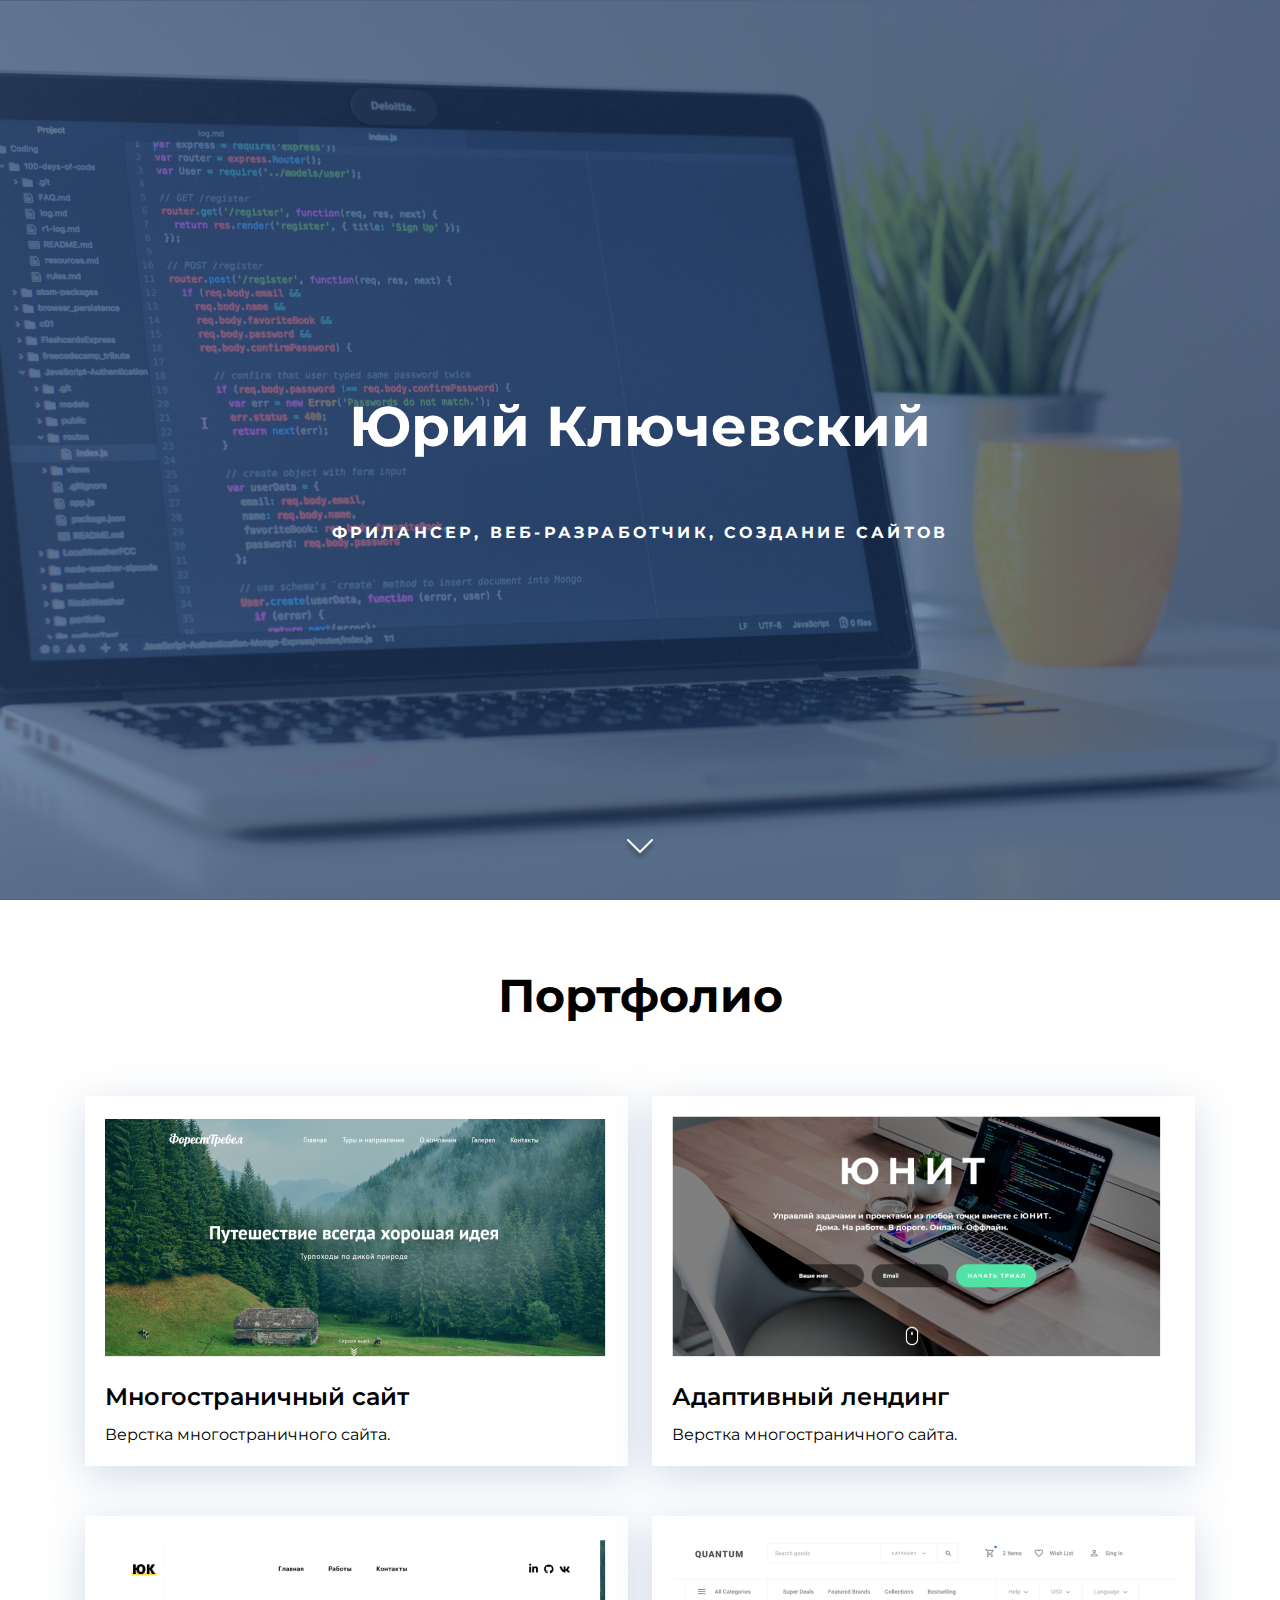
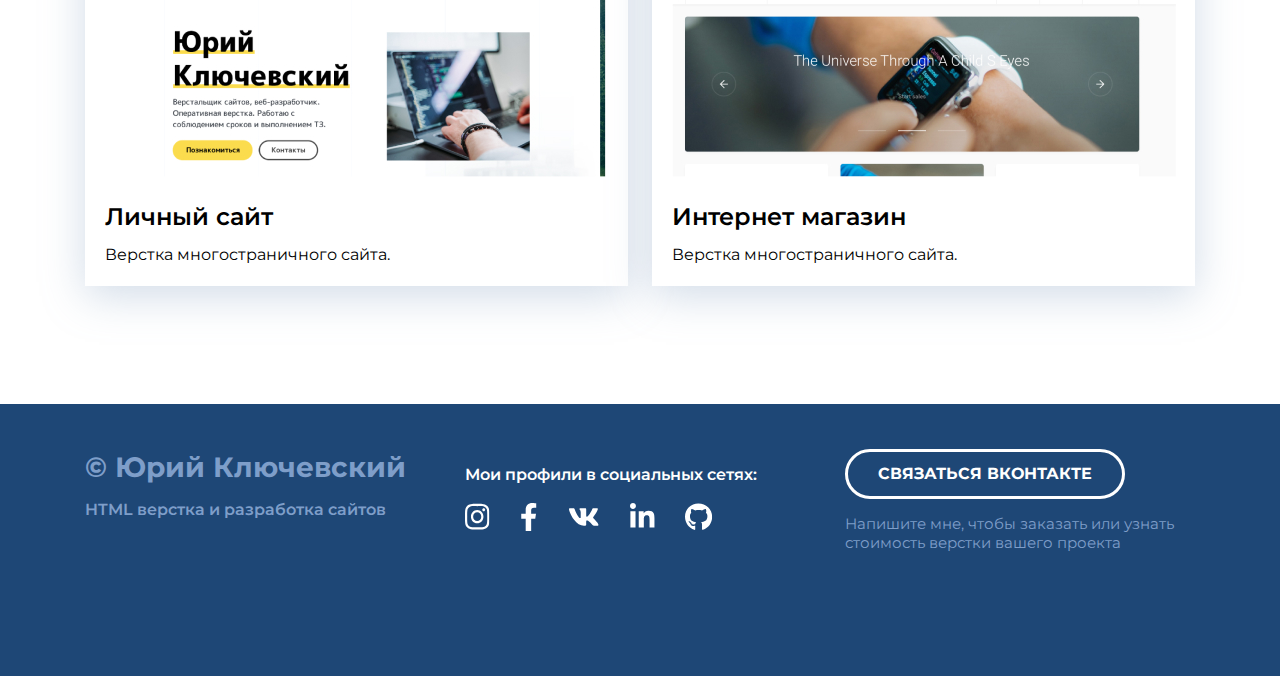
<file: index.html>
<!DOCTYPE html>
<html lang="ru">
<head>
    <meta charset="UTF-8">
    <meta name="viewport" content="width=device-width, initial-scale=1.0">
    <link rel="stylesheet" href="./css/style.css">
    <link href="https://fonts.googleapis.com/css2?family=Montserrat:wght@700&display=swap" rel="stylesheet">
    <link href="https://fonts.googleapis.com/css2?family=Montserrat:wght@400;600;700&display=swap" rel="stylesheet">
    <title>Портфолио</title>
</head>
<body>
    <div class="header ">
        <h1 class="header-title">Юрий Ключевский</h1>
        <p class="header-subtitle">фрилансер, веб-разработчик, создание сайтов</p>
        <div class="header-arrow">
            <img src="./image/header/chevron-down.svg" alt="Arrow">
        </div>
    </div>


    <div class="partfolio ">
        <div class="container">
            <h2 class="partfolio-header">Портфолио</h2>

            <!-- partfolio-cards-wrapper -->
            <div class="partfolio-cards-wrapper">

                <!-- Card -->
                <div class="card">
                    <a href="forest-travel.html" class="card-link">
                       <img class="card-img" src="./image/partfoli/forest.jpg" alt="Многостраничный сайт">
                       <h3 class="card-title" >Многостраничный сайт</h3>
                       <p>Верстка многостраничного сайта.</p>
                    </a>   
                </div>
                <!-- // Card -->

                <!-- Card -->
                <div class="card">
                    <a href="forest-travel.html" class="card-link">
                        <img class="card-img" src="./image/partfoli/unit.jpg" alt="Многостраничный сайт">
                        <h3 class="card-title" >Адаптивный лендинг</h3>
                        <p>Верстка многостраничного сайта.</p>
                   </a>
                </div>
                <!-- // Card -->

                <!-- Card -->
                <div class="card">
                    <a href="forest-travel.html" class="card-link">
                        <img class="card-img" src="./image/partfoli/partfolio.jpg" alt="Многостраничный сайт">
                        <h3 class="card-title" >Личный сайт </h3>
                        <p>Верстка многостраничного сайта.</p>
                    </a>
                </div>
                <!-- // Card -->

                <!-- Card -->
                <div class="card">
                    <a href="forest-travel.html" class="card-link">
                        <img class="card-img" src="./image/partfoli/quantum.jpg" alt="Многостраничный сайт">
                        <h3 class="card-title" >Интернет магазин</h3>
                        <p>Верстка многостраничного сайта.</p>
                   </a>
                </div>
                <!-- // Card -->

            </div>
             <!-- // partfolio-cards-wrapper -->




       
        </div>
    </div>

    <div class="footer">
        <div class="container">
            <div class="footer-row">
                
                <!-- footer copyright-->
                <div class="footer-copyright footer-col">
                    <div class="footer-copyright-name">© Юрий Ключевский</div>
                    <p>HTML верстка и разработка сайтов</p>
                </div>
                <!--// footer copyright-->

                <!-- footer icons-->
                <div class="footer-icons footer-col">
                    <p>Мои профили в социальных сетях:</p>
                    <div class="footer-icons-row">
                        <a href="#" >
                        <img src="/image/icons/instagram.svg" alt="">
                        <a href="#" >
                        <img src="/image/icons/facebook.svg" alt="">
                        <a href="#" >
                        <img src="/image/icons/vk.svg" alt="">
                        <a href="#" >
                        <img src="/image/icons/linkedin.svg" alt="">
                        <a href="#" >
                        <img src="/image/icons/github.svg" alt="">
                     </a>
                    </div>
                </div>
                <!-- // footer icons -->
                <div class="footer-contacts footer-col">
                    <a href="https://my.mail.ru/?from=splash" class="footer-button">
                        Связаться Вконтакте
                    </a>
                    <p>Напишите мне, чтобы заказать или узнать стоимость верстки вашего проекта</p>
                </div>

            </div>
        </div>
    </div>

</body>
</html>
</file>
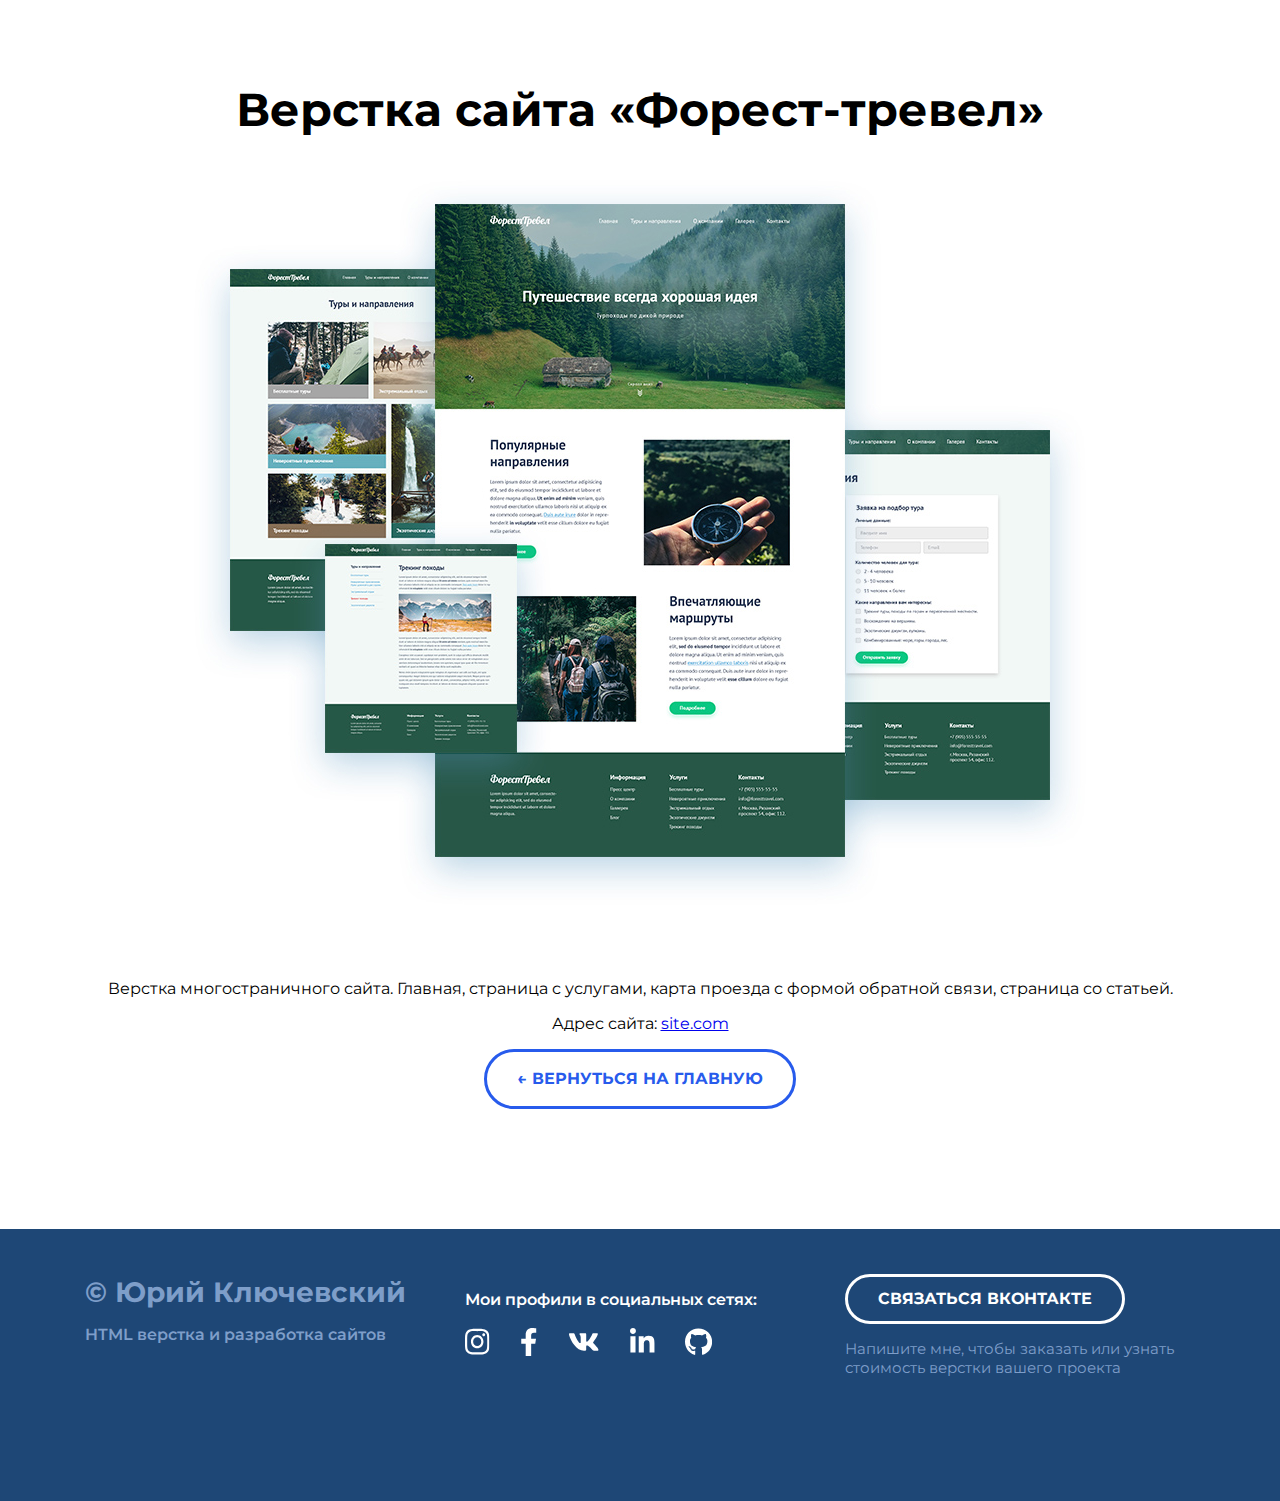
<file: Sayt/forest-travel.html>
<!DOCTYPE html>
<html lang="ru">
<head>
    <meta charset="UTF-8">
    <meta name="viewport" content="width=device-width, initial-scale=1.0">
    <title>Проект"Форест Тревел"</title>
    <link rel="stylesheet" href="./css/style.css">
    <link href="https://fonts.googleapis.com/css2?family=Montserrat:wght@400;600;700&display=swap" rel="stylesheet">
</head>
<body>
    <div class="project">
        <div class="project-container">
            <h1 class="project-header">Верстка сайта «Форест-тревел»</h1>
            <div class="project-img">
                <img src="./image/projects/forest-full.jpg" alt="Верстка сайта «Форест-тревел»">
            </div>
            <div class="projecct-description">
                <p>Верстка многостраничного сайта. Главная, страница с услугами, карта проезда с формой обратной связи, страница со статьей.</p>
                <p>Адрес сайта: <a href="#">site.com</a> </p>
            </div>
            <a href="index.html" class="project-btn-back">← ВЕРНУТЬСЯ НА ГЛАВНУЮ</a>
        </div>
    </div>
    <div class="footer">
        <div class="container">
            <div class="footer-row">
                
                <!-- footer copyright-->
                <div class="footer-copyright footer-col">
                    <div class="footer-copyright-name">© Юрий Ключевский</div>
                    <p>HTML верстка и разработка сайтов</p>
                </div>
                <!--// footer copyright-->

                <!-- footer icons-->
                <div class="footer-icons footer-col">
                    <p>Мои профили в социальных сетях:</p>
                    <div class="footer-icons-row">
                        <a href="#" >
                        <img src="/image/icons/instagram.svg" alt="">
                        <a href="#" >
                        <img src="/image/icons/facebook.svg" alt="">
                        <a href="#" >
                        <img src="/image/icons/vk.svg" alt="">
                        <a href="#" >
                        <img src="/image/icons/linkedin.svg" alt="">
                        <a href="#" >
                        <img src="/image/icons/github.svg" alt="">
                     </a>
                    </div>
                </div>
                <!-- // footer icons -->
                <div class="footer-contacts footer-col">
                    <a href="https://my.mail.ru/?from=splash" class="footer-button">
                        Связаться Вконтакте
                    </a>
                    <p>Напишите мне, чтобы заказать или узнать стоимость верстки вашего проекта</p>
                </div>

            </div>
        </div>
    </div>
</body>
</html>
</file>
<file: css/style.css>
*{
    box-sizing: border-box;
}

body{
    margin: 0;
    font-family: 'Montserrat', sans-serif;
    color: #000000;
}


.container{
    max-width: 1110px;
    margin-left: auto;
    margin-right: auto;
}


.none{
    display:none !important;
}

  /* Header */

.header{
    position: relative;
    display: flex;                 /* vorpizi ashxati flex-box modeli shrjanaknerum (header bloki hamar)*/
    flex-direction: column;       /* texte vervic nerqev dasavorelu hamar (column)*/
    justify-content: center;
    align-items: center;

    width: 100%;                /*laynutyun */
    height: 100vh;              /* bardzrutyun */

    background-color:#556983;
    background-image: url(./../image/header/header-bg.jpg);
    background-size:cover;
    background-position: center;    
}

.header-title{
    margin: 0;
    margin-bottom: 25px;
    font-weight: 700;
    font-size: 56px;
    line-height: 250%;    /* karelia ev grel 1.3 (1.3 * 56 = 72.8)  */
    
    text-align: center;
    color: #FFFFFF;
}

.header-subtitle{
    margin: 0;
    font-weight: 700;
    font-size: 16px;
    line-height: 150%;


    text-align: center;
    letter-spacing: 0.2em;
    text-transform: uppercase;
    color: #FFFFFF;
}

.header-arrow{
    width: 48px;
    height: 48px;
    /* background-color: red;    */

    position: absolute;
    
    bottom: 30px;
    left: 50%;
    transform: translate(-50%,0);
}


/* Partfolio */

.partfolio{
    padding-top: 66px;
    padding-bottom: 118px;
}

.partfolio-header{
    margin: 0;
    margin-bottom: 70px;
    font-weight: 700;
    font-size: 46px;
    line-height: 130%;
    text-align: center;
    color: #000000;
}

.partfolio-cards-wrapper{
    display: flex;
    flex-wrap: wrap;
    justify-content: space-between;
}

.card{
    margin-bottom: 50px;
    max-width: 543px;
    background-color: #ffffff;
    box-shadow: 0px 10px 40px rgba(126, 155, 189, 0.35);
    transition: 0.2s ease-in;
}

.card-link:hover{
    transform: translateY(-15px);
}

.card-link{
    padding: 20px;
    display: block;
    color: black;
    text-decoration: none;
    transition: color 0.2 ease-in;
}

.card-link:hover{
    color: rgb(39, 91, 236);
}

.card:last-child, .card:nth-last-child(2){
    margin: 0;
}

.card-img{
    margin-bottom: 20px;
}

.card-title{
    margin: 0;
    margin-bottom: 13px;
    font-weight: 600;
    font-size: 24px;
    line-height: 130%;
    
}

.card p {
    margin: 0;
    font-size: 16px;
    line-height: 130%;
    
}

   /* footer(подвал) */

   .footer{
       padding-top: 45px;
       padding-bottom: 108px;
       background-color: #1E4776;
       color: white;
   }

   .footer-row{
       display: flex;
       flex-direction: row;
       justify-content: space-between;
   }

   .footer-col{
       max-width: 350px;
       flex-grow: 1;
   }

   .footer-copyright{
       color: #7E9EC9;
       line-height: 1.3;
   }

   .footer-copyright-name{
       margin-bottom: 15px;
      font-weight:700;
      font-size: 28px;
      
   }

   .footer-copyright p {
       margin: 0;
       margin-bottom: 15px;
       font-weight: 600;
       font-size: 16px;
   }


   .footer-icons p {
      font-weight: 600;
      font-size: 16px;
     line-height: 1.3;
   }
   
   .footer-icons-row{
       display: flex;
       align-items: center;
   }

   .footer-icons-row > * + *  {
       margin-left: 30px;
   }

   .footer-button{
       display: inline-block;
       height: 50px;
       padding-left: 30px;
       padding-right: 30px;
       
       border: 3px solid #FFFFFF;
       border-radius: 50px;
    
       color: white;
       line-height: 44px;

       font-weight: 700;
       font-size: 16px;
       text-transform: uppercase;
       text-decoration: none;

       transition: all 0.2s ease-in;
   }

   .footer-button:hover{
       background-color: white;
       color: #1E4776;
   }

   .footer-contacts p{
       margin: 15px 0;
       font-size: 15px;
       line-height: 1.3;
       color: #7E9EC9;
   }

   /* Project */

   .project{
       padding: 80px 0 120px 0;
       text-align: center;
   }

   .project-header{
       margin: 0;
       margin-bottom: 40px;
      font-weight: 700;
      font-size: 46px;
      line-height: 1.3;
   }

   .project-img{
      margin-bottom: 70px;
   }

   .project-description{
       margin: 0 auto 60px;
       max-width: 730px; 
   }

   .project-description p {
     margin-top: 0;
     margin-bottom: 15px;
     font-size: 16px;
     line-height: 1.5;
   }

   .project-btn-back {
        display: inline-block;
        height: 60px;
        padding-left: 30px;
        padding-right: 30px;
        
        border: 3px solid #275BEC;
        border-radius: 50px;
    
        color: #275BEC;
        line-height: 54px;

        font-weight: 700;
        font-size: 16px;
        text-transform: uppercase;
        text-decoration: none;

        transition: all 0.2s ease-in;
   }

   .project-btn-back:hover{
        background-color: #275BEC;
        color: white;
   }
</file>
<file: Sayt/css/style.css>
*{
    box-sizing: border-box;
}

body{
    margin: 0;
    font-family: 'Montserrat', sans-serif;
    color: #000000;
}


.container{
    max-width: 1110px;
    margin-left: auto;
    margin-right: auto;
}


.none{
    display:none !important;
}

  /* Header */

.header{
    position: relative;
    display: flex;                 /* vorpizi ashxati flex-box modeli shrjanaknerum (header bloki hamar)*/
    flex-direction: column;       /* texte vervic nerqev dasavorelu hamar (column)*/
    justify-content: center;
    align-items: center;

    width: 100%;                /*laynutyun */
    height: 100vh;              /* bardzrutyun */

    background-color:#556983;
    background-image: url(./../image/header/header-bg.jpg);
    background-size:cover;
    background-position: center;    
}

.header-title{
    margin: 0;
    margin-bottom: 25px;
    font-weight: 700;
    font-size: 56px;
    line-height: 250%;    /* karelia ev grel 1.3 (1.3 * 56 = 72.8)  */
    
    text-align: center;
    color: #FFFFFF;
}

.header-subtitle{
    margin: 0;
    font-weight: 700;
    font-size: 16px;
    line-height: 150%;


    text-align: center;
    letter-spacing: 0.2em;
    text-transform: uppercase;
    color: #FFFFFF;
}

.header-arrow{
    width: 48px;
    height: 48px;
    /* background-color: red;    */

    position: absolute;
    
    bottom: 30px;
    left: 50%;
    transform: translate(-50%,0);
}


/* Partfolio */

.partfolio{
    padding-top: 66px;
    padding-bottom: 118px;
}

.partfolio-header{
    margin: 0;
    margin-bottom: 70px;
    font-weight: 700;
    font-size: 46px;
    line-height: 130%;
    text-align: center;
    color: #000000;
}

.partfolio-cards-wrapper{
    display: flex;
    flex-wrap: wrap;
    justify-content: space-between;
}

.card{
    margin-bottom: 50px;
    max-width: 543px;
    background-color: #ffffff;
    box-shadow: 0px 10px 40px rgba(126, 155, 189, 0.35);
    transition: 0.2s ease-in;
}

.card-link:hover{
    transform: translateY(-15px);
}

.card-link{
    padding: 20px;
    display: block;
    color: black;
    text-decoration: none;
    transition: color 0.2 ease-in;
}

.card-link:hover{
    color: rgb(39, 91, 236);
}

.card:last-child, .card:nth-last-child(2){
    margin: 0;
}

.card-img{
    margin-bottom: 20px;
}

.card-title{
    margin: 0;
    margin-bottom: 13px;
    font-weight: 600;
    font-size: 24px;
    line-height: 130%;
    
}

.card p {
    margin: 0;
    font-size: 16px;
    line-height: 130%;
    
}

   /* footer(подвал) */

   .footer{
       padding-top: 45px;
       padding-bottom: 108px;
       background-color: #1E4776;
       color: white;
   }

   .footer-row{
       display: flex;
       flex-direction: row;
       justify-content: space-between;
   }

   .footer-col{
       max-width: 350px;
       flex-grow: 1;
   }

   .footer-copyright{
       color: #7E9EC9;
       line-height: 1.3;
   }

   .footer-copyright-name{
       margin-bottom: 15px;
      font-weight:700;
      font-size: 28px;
      
   }

   .footer-copyright p {
       margin: 0;
       margin-bottom: 15px;
       font-weight: 600;
       font-size: 16px;
   }


   .footer-icons p {
      font-weight: 600;
      font-size: 16px;
     line-height: 1.3;
   }
   
   .footer-icons-row{
       display: flex;
       align-items: center;
   }

   .footer-icons-row > * + *  {
       margin-left: 30px;
   }

   .footer-button{
       display: inline-block;
       height: 50px;
       padding-left: 30px;
       padding-right: 30px;
       
       border: 3px solid #FFFFFF;
       border-radius: 50px;
    
       color: white;
       line-height: 44px;

       font-weight: 700;
       font-size: 16px;
       text-transform: uppercase;
       text-decoration: none;

       transition: all 0.2s ease-in;
   }

   .footer-button:hover{
       background-color: white;
       color: #1E4776;
   }

   .footer-contacts p{
       margin: 15px 0;
       font-size: 15px;
       line-height: 1.3;
       color: #7E9EC9;
   }

   /* Project */

   .project{
       padding: 80px 0 120px 0;
       text-align: center;
   }

   .project-header{
       margin: 0;
       margin-bottom: 40px;
      font-weight: 700;
      font-size: 46px;
      line-height: 1.3;
   }

   .project-img{
      margin-bottom: 70px;
   }

   .project-description{
       margin: 0 auto 60px;
       max-width: 730px; 
   }

   .project-description p {
     margin-top: 0;
     margin-bottom: 15px;
     font-size: 16px;
     line-height: 1.5;
   }

   .project-btn-back {
        display: inline-block;
        height: 60px;
        padding-left: 30px;
        padding-right: 30px;
        
        border: 3px solid #275BEC;
        border-radius: 50px;
    
        color: #275BEC;
        line-height: 54px;

        font-weight: 700;
        font-size: 16px;
        text-transform: uppercase;
        text-decoration: none;

        transition: all 0.2s ease-in;
   }

   .project-btn-back:hover{
        background-color: #275BEC;
        color: white;
   }
</file>
